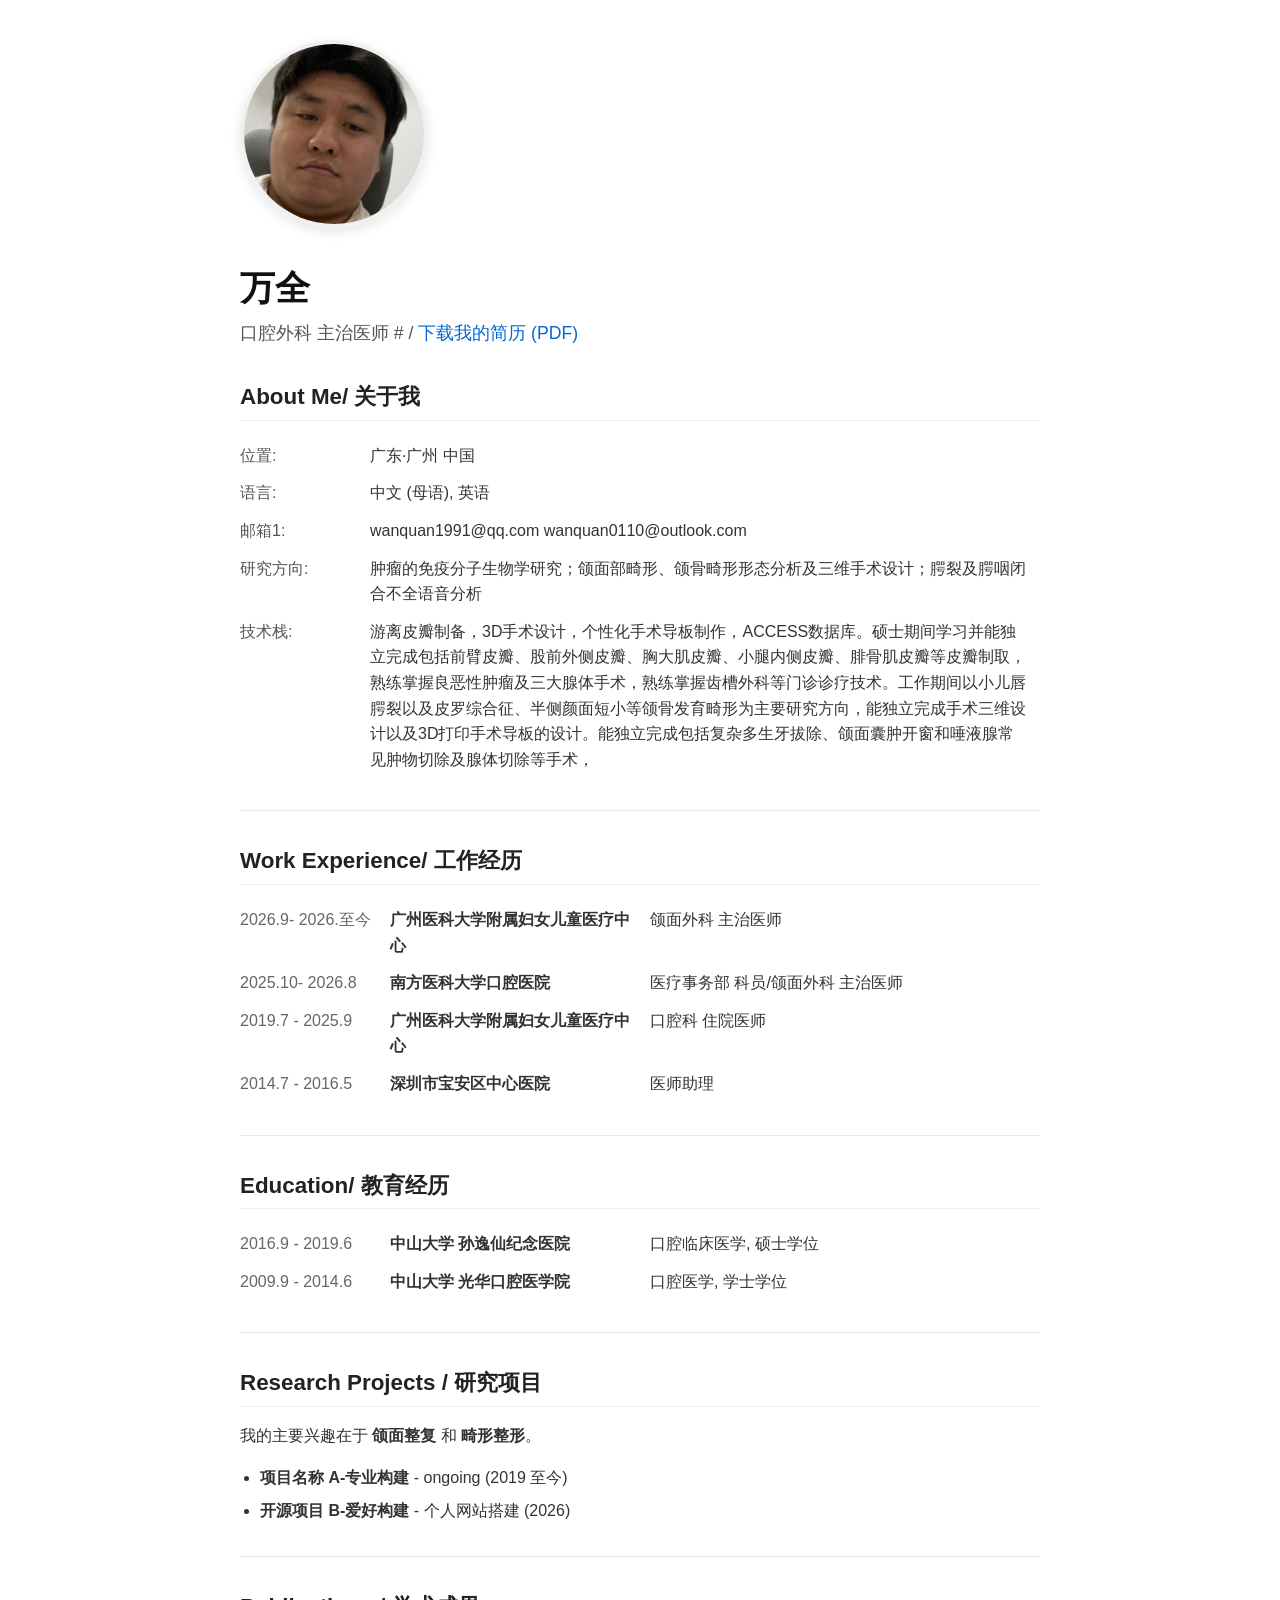
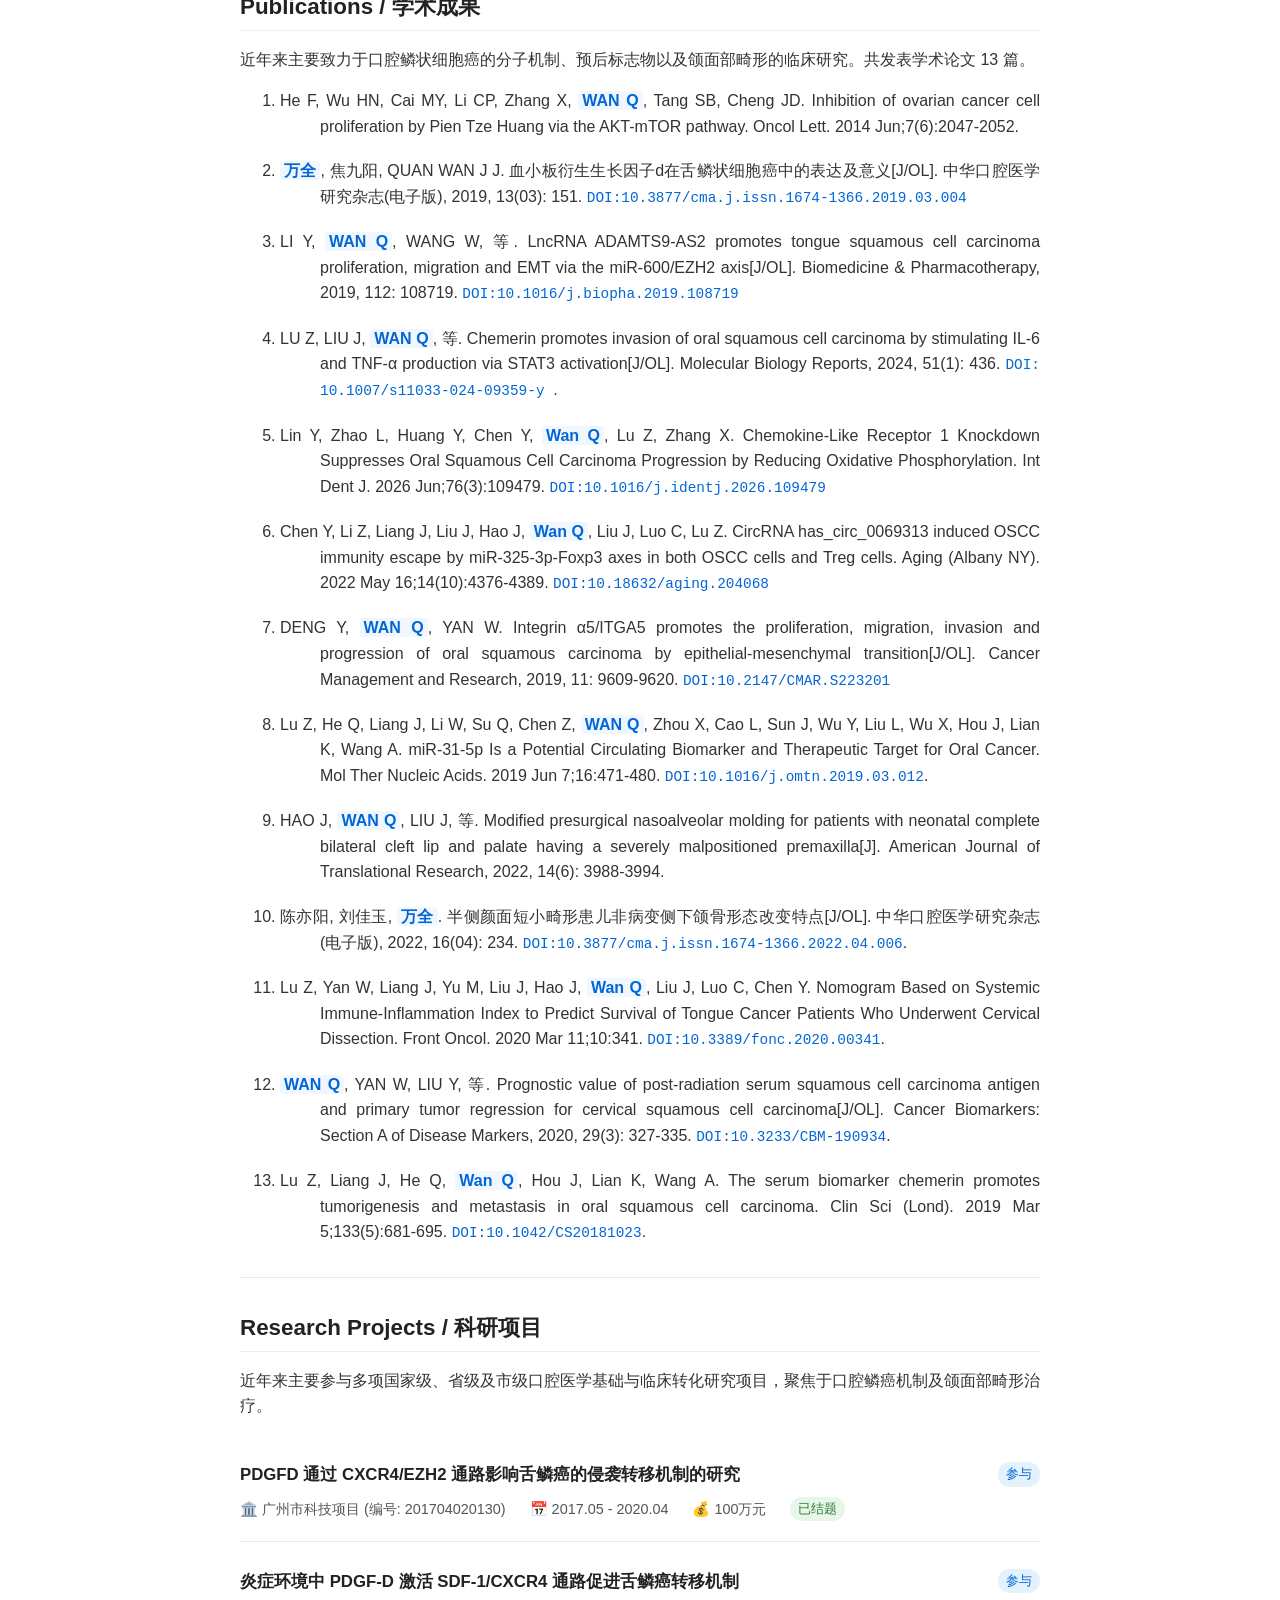
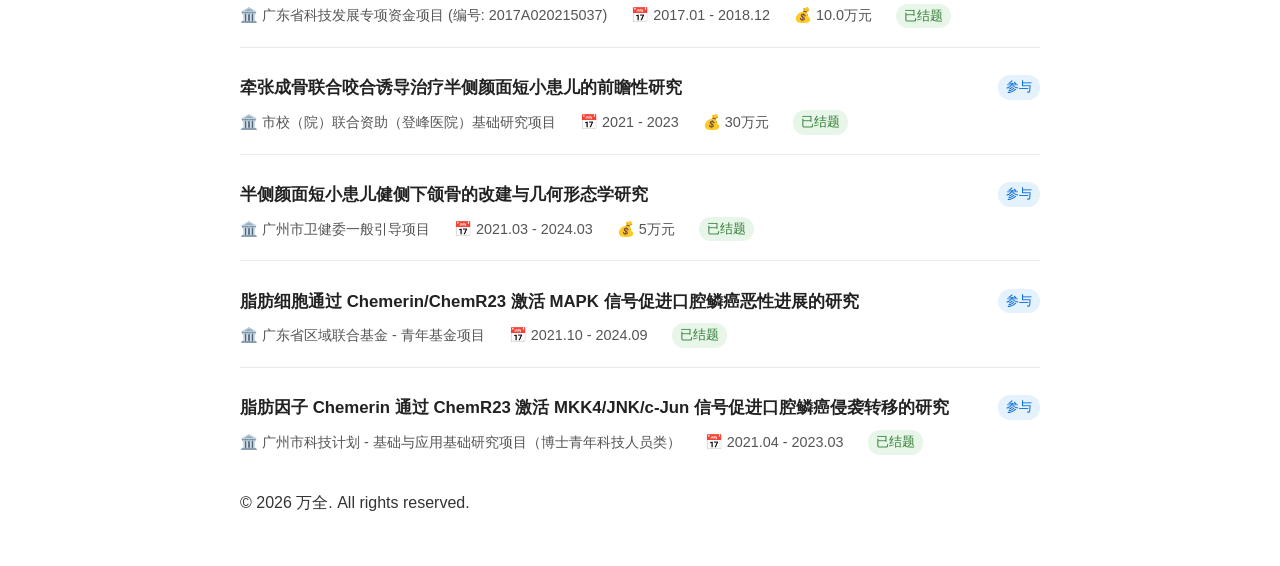
<file: index.html>
<!DOCTYPE html>
<html lang="zh-CN">
<head>
    <meta charset="UTF-8">
    <meta name="viewport" content="width=device-width, initial-scale=1.0">
    <title>万全的主页</title>
    <link rel="stylesheet" href="style.css">
</head>

<body>
    <main class="container">
        <header>
                <!-- 头像区域 -->
            <div class="avatar-container">
                <img src="avatar.jpg" alt="万全" class="avatar">
            </div>
            <h1>万全</h1>
            <p class="subtitle">口腔外科 主治医师 # / <a href="resume.pdf" download>下载我的简历 (PDF)</a></p>
        </header>

        <section id="about">
            <h2>About Me/ 关于我</h2>
            <table class="info-table">
                <tr><th>位置:</th><td>广东·广州 中国</td></tr>
                <tr><th>语言:</th><td>中文 (母语), 英语</td></tr>
                <tr><th>邮箱1:</th><td>wanquan1991@qq.com wanquan0110@outlook.com </td></tr>
                <tr><th>研究方向:</th><td>肿瘤的免疫分子生物学研究；颌面部畸形、颌骨畸形形态分析及三维手术设计；腭裂及腭咽闭合不全语音分析</td></tr>
                <tr><th>技术栈:</th><td>游离皮瓣制备，3D手术设计，个性化手术导板制作，ACCESS数据库。硕士期间学习并能独立完成包括前臂皮瓣、股前外侧皮瓣、胸大肌皮瓣、小腿内侧皮瓣、腓骨肌皮瓣等皮瓣制取，熟练掌握良恶性肿瘤及三大腺体手术，熟练掌握齿槽外科等门诊诊疗技术。工作期间以小儿唇腭裂以及皮罗综合征、半侧颜面短小等颌骨发育畸形为主要研究方向，能独立完成手术三维设计以及3D打印手术导板的设计。能独立完成包括复杂多生牙拔除、颌面囊肿开窗和唾液腺常见肿物切除及腺体切除等手术，</td></tr>
            </table>
        </section>

        <hr>

        <section id="experience">
            <h2>Work Experience/ 工作经历</h2>
            <table class="info-table">
                 <tr>
                    <td class="year">2026.9- 2026.至今</td>
                    <td class="company"><strong>广州医科大学附属妇女儿童医疗中心</strong></td>
                    <td class="role">颌面外科 主治医师</td>
                </tr>
                <tr>
                    <td class="year">2025.10- 2026.8</td>
                    <td class="company"><strong>南方医科大学口腔医院</strong></td>
                    <td class="role">医疗事务部 科员/颌面外科 主治医师</td>
                </tr>
                <tr>
                    <td class="year">2019.7 - 2025.9</td>
                    <td class="company"><strong>广州医科大学附属妇女儿童医疗中心</strong></td>
                    <td class="role">口腔科 住院医师</td>
                </tr>
                <tr>
                    <td class="year">2014.7 - 2016.5</td>
                    <td class="company"><strong>深圳市宝安区中心医院</strong></td>
                    <td class="role">医师助理</td>
                </tr>
            </table>
        </section>

        <hr>

        <section id="education">
            <h2>Education/ 教育经历</h2>
            <table class="info-table">
                <tr>
                    <td class="year">2016.9 - 2019.6</td>
                    <td class="company"><strong>中山大学 孙逸仙纪念医院</strong></td>
                    <td class="role">口腔临床医学, 硕士学位</td>
                </tr>
                <tr>
                    <td class="year">2009.9 - 2014.6</td>
                    <td class="company"><strong>中山大学 光华口腔医学院</strong></td>
                    <td class="role">口腔医学, 学士学位</td>
                </tr>
            </table>
        </section>

        <hr>

        <section id="research">
            <h2>Research Projects / 研究项目</h2>
            <p>我的主要兴趣在于 <strong>颌面整复</strong> 和 <strong>畸形整形</strong>。</p>
            <ul>
                <li><strong>项目名称 A-专业构建</strong> - ongoing (2019 至今)</li>
                <li><strong>开源项目 B-爱好构建</strong> - 个人网站搭建 (2026)</li>
            </ul>
        </section>

        
        <hr>

        
        <section id="publications">
            <h2>Publications / 学术成果</h2>
            <p>近年来主要致力于口腔鳞状细胞癌的分子机制、预后标志物以及颌面部畸形的临床研究。共发表学术论文 13 篇。</p>
            
            <ol class="publication-list">
                <li>
                    He F, Wu HN, Cai MY, Li CP, Zhang X, <span class="my-name">WAN Q</span>, Tang SB, Cheng JD. Inhibition of ovarian cancer cell proliferation by Pien Tze Huang via the AKT-mTOR pathway. Oncol Lett. 2014 Jun;7(6):2047-2052.
                </li>
                <li>
                    <span class="my-name">万全</span>, 焦九阳, QUAN WAN J J. 血小板衍生生长因子d在舌鳞状细胞癌中的表达及意义[J/OL]. 中华口腔医学研究杂志(电子版), 2019, 13(03): 151. 
                    <a class="doi-link" href="https://doi.org/10.3877/cma.j.issn.1674-1366.2019.03.004" target="_blank">DOI:10.3877/cma.j.issn.1674-1366.2019.03.004</a>
                </li>
                <li>
                    LI Y, <span class="my-name">WAN Q</span>, WANG W, 等. LncRNA ADAMTS9-AS2 promotes tongue squamous cell carcinoma proliferation, migration and EMT via the miR-600/EZH2 axis[J/OL]. Biomedicine & Pharmacotherapy, 2019, 112: 108719. 
                    <a class="doi-link" href="https://doi.org/10.1016/j.biopha.2019.108719" target="_blank">DOI:10.1016/j.biopha.2019.108719</a>
                </li>
                <li>
                    LU Z, LIU J, <span class="my-name">WAN Q</span>, 等. Chemerin promotes invasion of oral squamous cell carcinoma by stimulating IL-6 and TNF-α production via STAT3 activation[J/OL]. Molecular Biology Reports, 2024, 51(1): 436. 
                    <a class="doi-link" href="https://doi.org/10.1007/s11033-024-09359-y " target="_blank">DOI:10.1007/s11033-024-09359-y  </a>.
                </li>
                <li>
                    Lin Y, Zhao L, Huang Y, Chen Y, <span class="my-name">Wan Q</span>, Lu Z, Zhang X. Chemokine-Like Receptor 1 Knockdown Suppresses Oral Squamous Cell Carcinoma Progression by Reducing Oxidative Phosphorylation. Int Dent J. 2026 Jun;76(3):109479.
                    <a class="doi-link" href="https://doi.org/10.1016/j.identj.2026.109479" target="_blank">DOI:10.1016/j.identj.2026.109479</a>
                </li>
                <li>
                    Chen Y, Li Z, Liang J, Liu J, Hao J, <span class="my-name">Wan Q</span>, Liu J, Luo C, Lu Z. CircRNA has_circ_0069313 induced OSCC immunity escape by miR-325-3p-Foxp3 axes in both OSCC cells and Treg cells. Aging (Albany NY). 2022 May 16;14(10):4376-4389.
                    <a class="doi-link" href="https://doi.org/10.18632/aging.204068 " target="_blank">DOI:10.18632/aging.204068 </a>
                </li>
                <li>
                    DENG Y, <span class="my-name">WAN Q</span>, YAN W. Integrin α5/ITGA5 promotes the proliferation, migration, invasion and progression of oral squamous carcinoma by epithelial-mesenchymal transition[J/OL]. Cancer Management and Research, 2019, 11: 9609-9620. 
                    <a class="doi-link" href="https://doi.org/10.2147/CMAR.S223201   " target="_blank">DOI:10.2147/CMAR.S223201 </a>
                </li>
                <li>
                    Lu Z, He Q, Liang J, Li W, Su Q, Chen Z,  <span class="my-name">WAN Q</span>, Zhou X, Cao L, Sun J, Wu Y, Liu L, Wu X, Hou J, Lian K, Wang A. miR-31-5p Is a Potential Circulating Biomarker and Therapeutic Target for Oral Cancer. Mol Ther Nucleic Acids. 2019 Jun 7;16:471-480. 
                    <a class="doi-link" href="https://doi.org/10.1016/j.omtn.2019.03.012" target="_blank">DOI:10.1016/j.omtn.2019.03.012</a>.
                </li>
                <li>
                    HAO J, <span class="my-name">WAN Q</span>, LIU J, 等. Modified presurgical nasoalveolar molding for patients with neonatal complete bilateral cleft lip and palate having a severely malpositioned premaxilla[J]. American Journal of Translational Research, 2022, 14(6): 3988-3994.
                </li>
                 <li>
                    陈亦阳, 刘佳玉, <span class="my-name">万全</span>. 半侧颜面短小畸形患儿非病变侧下颌骨形态改变特点[J/OL]. 中华口腔医学研究杂志(电子版), 2022, 16(04): 234. 
                    <a class="doi-link" href="https://doi.org/10.3877/cma.j.issn.1674-1366.2022.04.006" target="_blank">DOI:10.3877/cma.j.issn.1674-1366.2022.04.006</a>.
                </li>
                 <li>
                    Lu Z, Yan W, Liang J, Yu M, Liu J, Hao J, <span class="my-name">Wan Q</span>, Liu J, Luo C, Chen Y. Nomogram Based on Systemic Immune-Inflammation Index to Predict Survival of Tongue Cancer Patients Who Underwent Cervical Dissection. Front Oncol. 2020 Mar 11;10:341. 
                    <a class="doi-link" href="https://doi.org/10.3389/fonc.2020.00341" target="_blank">DOI:10.3389/fonc.2020.00341</a>.
                </li>
                <li>
                    <span class="my-name">WAN Q</span>, YAN W, LIU Y, 等. Prognostic value of post-radiation serum squamous cell carcinoma antigen and primary tumor regression for cervical squamous cell carcinoma[J/OL]. Cancer Biomarkers: Section A of Disease Markers, 2020, 29(3): 327-335. 
                    <a class="doi-link" href="https://doi.org/10.3233/CBM-190934" target="_blank">DOI:10.3233/CBM-190934</a>.
                </li>
                <li>
                    Lu Z, Liang J, He Q, <span class="my-name">Wan Q</span>, Hou J, Lian K, Wang A. The serum biomarker chemerin promotes tumorigenesis and metastasis in oral squamous cell carcinoma. Clin Sci (Lond). 2019 Mar 5;133(5):681-695.
                    <a class="doi-link" href="https://doi.org/10.1042/CS20181023" target="_blank">DOI:10.1042/CS20181023</a>.
                </li>
            </ol>
        </section>

        <hr>
        
        <section id="research-projects">
            <h2>Research Projects / 科研项目</h2>
            <p>近年来主要参与多项国家级、省级及市级口腔医学基础与临床转化研究项目，聚焦于口腔鳞癌机制及颌面部畸形治疗。</p>
            
            <ul class="project-list">
                <!-- 项目 1 -->
                <li class="project-item">
                    <div class="project-header">
                        <span class="project-title">PDGFD 通过 CXCR4/EZH2 通路影响舌鳞癌的侵袭转移机制的研究</span>
                        <span class="badge badge-role">参与</span>
                    </div>
                    <div class="project-meta">
                        <span class="meta-item">🏛️ 广州市科技项目 (编号: 201704020130)</span>
                        <span class="meta-item">📅 2017.05 - 2020.04</span>
                        <span class="meta-item">💰 100万元</span>
                        <span class="badge badge-status">已结题</span>
                    </div>
                </li>
        
                <!-- 项目 2 -->
                <li class="project-item">
                    <div class="project-header">
                        <span class="project-title">炎症环境中 PDGF-D 激活 SDF-1/CXCR4 通路促进舌鳞癌转移机制</span>
                        <span class="badge badge-role">参与</span>
                    </div>
                    <div class="project-meta">
                        <span class="meta-item">🏛️ 广东省科技发展专项资金项目 (编号: 2017A020215037)</span>
                        <span class="meta-item">📅 2017.01 - 2018.12</span>
                        <span class="meta-item">💰 10.0万元</span>
                        <span class="badge badge-status">已结题</span>
                    </div>
                </li>
        
                <!-- 项目 3 -->
                <li class="project-item">
                    <div class="project-header">
                        <span class="project-title">牵张成骨联合咬合诱导治疗半侧颜面短小患儿的前瞻性研究</span>
                        <span class="badge badge-role">参与</span>
                    </div>
                    <div class="project-meta">
                        <span class="meta-item">🏛️ 市校（院）联合资助（登峰医院）基础研究项目</span>
                        <span class="meta-item">📅 2021 - 2023</span>
                        <span class="meta-item">💰 30万元</span>
                        <span class="badge badge-status">已结题</span>
                    </div>
                </li>
        
                <!-- 项目 4 -->
                <li class="project-item">
                    <div class="project-header">
                        <span class="project-title">半侧颜面短小患儿健侧下颌骨的改建与几何形态学研究</span>
                        <span class="badge badge-role">参与</span>
                    </div>
                    <div class="project-meta">
                        <span class="meta-item">🏛️ 广州市卫健委一般引导项目</span>
                        <span class="meta-item">📅 2021.03 - 2024.03</span>
                        <span class="meta-item">💰 5万元</span>
                        <span class="badge badge-status">已结题</span>
                    </div>
                </li>
        
                <!-- 项目 5 (原文本未提供金额，已做兼容处理) -->
                <li class="project-item">
                    <div class="project-header">
                        <span class="project-title">脂肪细胞通过 Chemerin/ChemR23 激活 MAPK 信号促进口腔鳞癌恶性进展的研究</span>
                        <span class="badge badge-role">参与</span>
                    </div>
                    <div class="project-meta">
                        <span class="meta-item">🏛️ 广东省区域联合基金 - 青年基金项目</span>
                        <span class="meta-item">📅 2021.10 - 2024.09</span>
                        <span class="badge badge-status">已结题</span>
                    </div>
                </li>
        
                <!-- 项目 6 (原文本未提供金额，已做兼容处理) -->
                <li class="project-item">
                    <div class="project-header">
                        <span class="project-title">脂肪因子 Chemerin 通过 ChemR23 激活 MKK4/JNK/c-Jun 信号促进口腔鳞癌侵袭转移的研究</span>
                        <span class="badge badge-role">参与</span>
                    </div>
                    <div class="project-meta">
                        <span class="meta-item">🏛️ 广州市科技计划 - 基础与应用基础研究项目（博士青年科技人员类）</span>
                        <span class="meta-item">📅 2021.04 - 2023.03</span>
                        <span class="badge badge-status">已结题</span>
                    </div>
                </li>
            </ul>
        </section>

        
        <footer>
            <p>&copy; 2026 万全. All rights reserved.</p>
        </footer>
    </main>
</body>
</html>
</file>
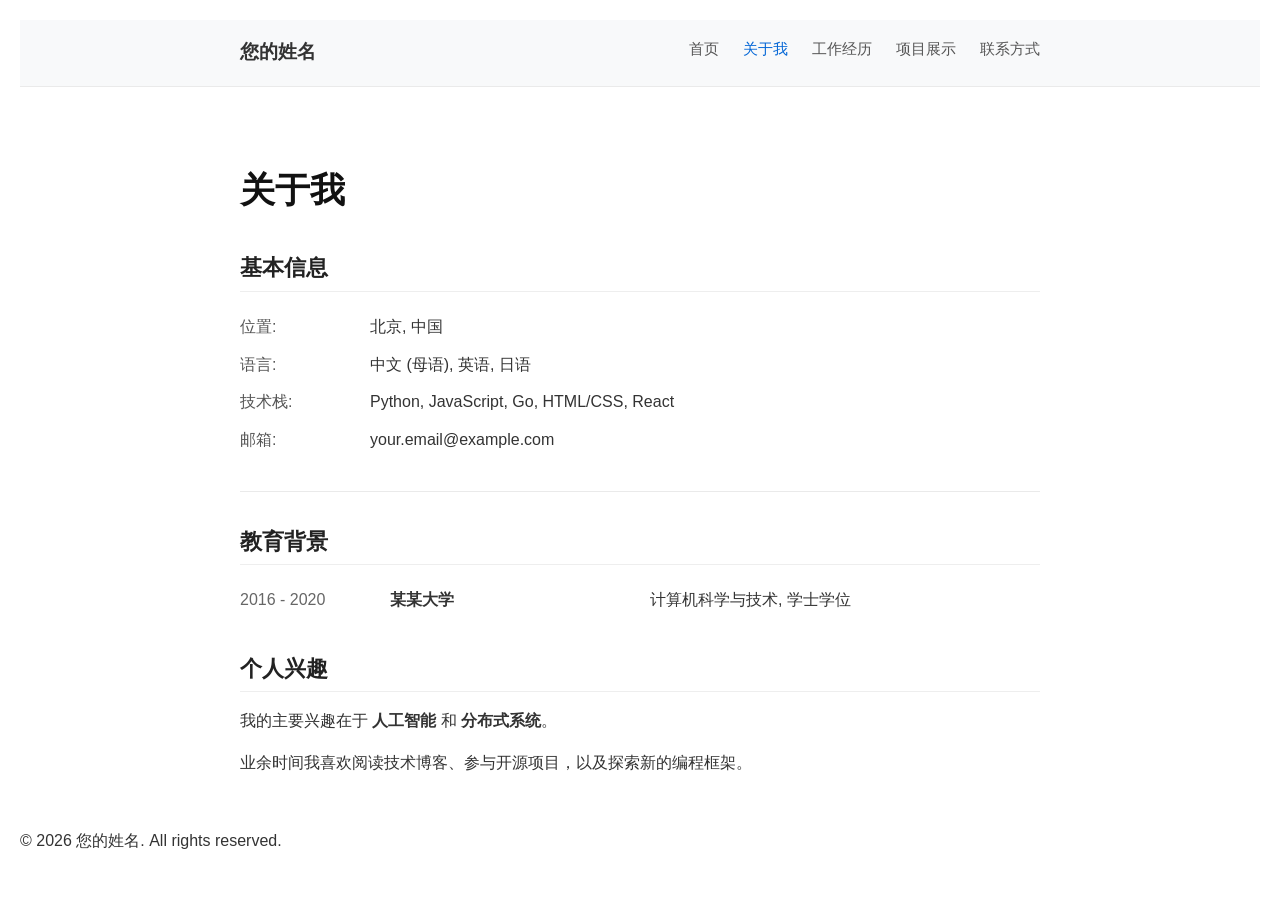
<file: about.html>
<!DOCTYPE html>
<html lang="zh-CN">
<head>
    <meta charset="UTF-8">
    <meta name="viewport" content="width=device-width, initial-scale=1.0">
    <title>关于我 - 我的个人主页</title>
    <link rel="stylesheet" href="style.css">
</head>
<body>
    <!-- 导航栏 -->
    <nav class="navbar">
        <div class="nav-container">
            <a href="index.html" class="nav-brand">您的姓名</a>
            <ul class="nav-links">
                <li><a href="index.html">首页</a></li>
                <li><a href="about.html" class="active">关于我</a></li>
                <li><a href="experience.html">工作经历</a></li>
                <li><a href="projects.html">项目展示</a></li>
                <li><a href="contact.html">联系方式</a></li>
            </ul>
        </div>
    </nav>

    <!-- 关于我内容 -->
    <main class="container">
        <h1>关于我</h1>

        <section id="about">
            <h2>基本信息</h2>
            <table class="info-table">
                <tr><th>位置:</th><td>北京, 中国</td></tr>
                <tr><th>语言:</th><td>中文 (母语), 英语, 日语</td></tr>
                <tr><th>技术栈:</th><td>Python, JavaScript, Go, HTML/CSS, React</td></tr>
                <tr><th>邮箱:</th><td>your.email@example.com</td></tr>
            </table>
        </section>

        <hr>

        <section id="education">
            <h2>教育背景</h2>
            <table class="info-table">
                <tr>
                    <td class="year">2016 - 2020</td>
                    <td class="company"><strong>某某大学</strong></td>
                    <td class="role">计算机科学与技术, 学士学位</td>
                </tr>
            </table>
        </section>

        <section>
            <h2>个人兴趣</h2>
            <p>我的主要兴趣在于 <strong>人工智能</strong> 和 <strong>分布式系统</strong>。</p>
            <p>业余时间我喜欢阅读技术博客、参与开源项目，以及探索新的编程框架。</p>
        </section>
    </main>

    <footer>
        <p>&copy; 2026 您的姓名. All rights reserved.</p>
    </footer>
</body>
</html>
</file>
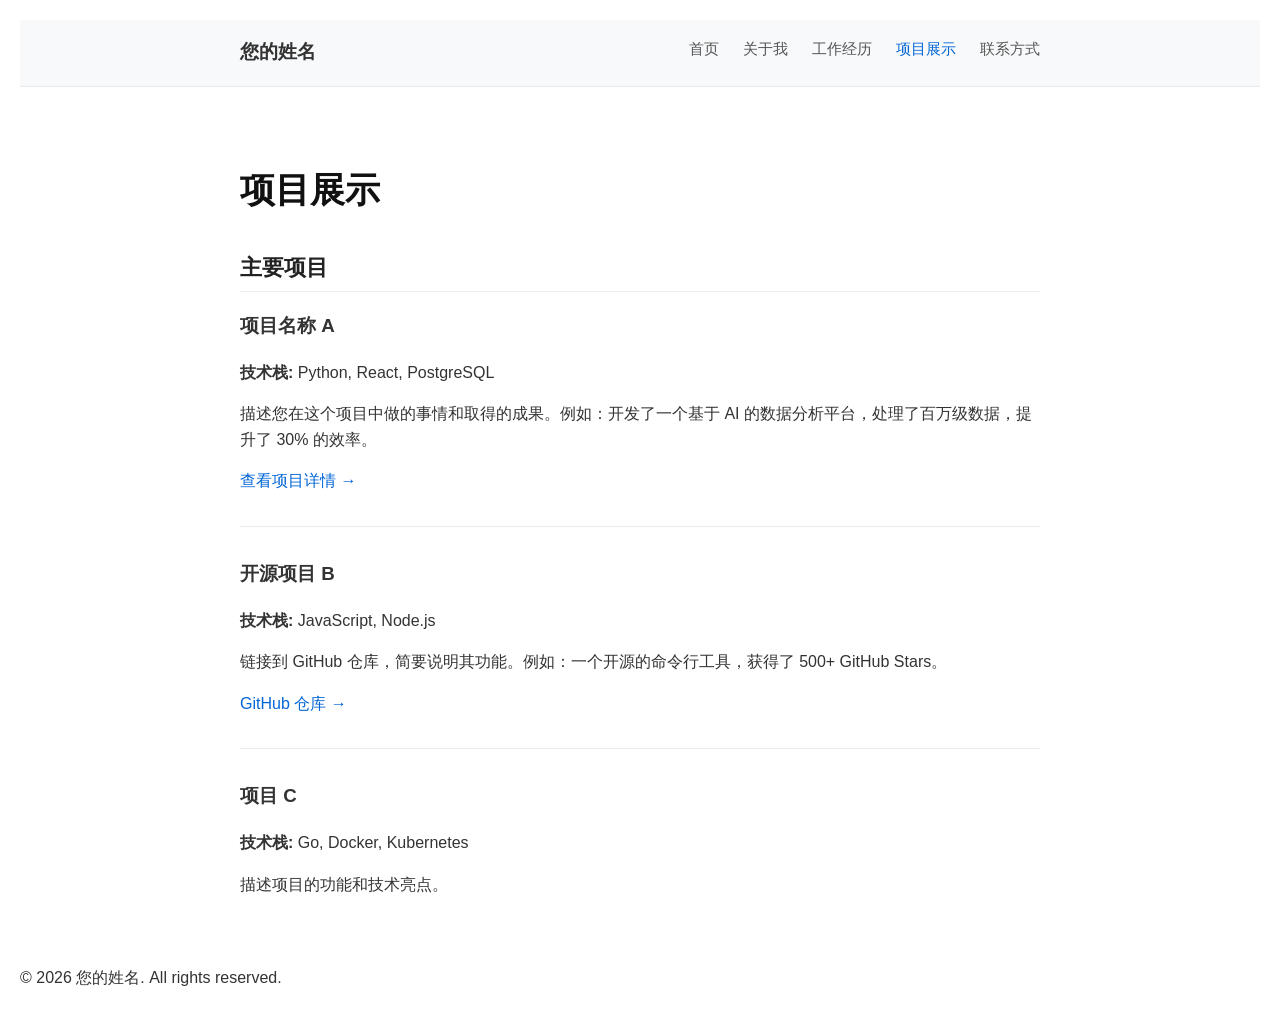
<file: projects.html>
<!DOCTYPE html>
<html lang="zh-CN">
<head>
    <meta charset="UTF-8">
    <meta name="viewport" content="width=device-width, initial-scale=1.0">
    <title>项目展示 - 我的个人主页</title>
    <link rel="stylesheet" href="style.css">
</head>
<body>
    <nav class="navbar">
        <div class="nav-container">
            <a href="index.html" class="nav-brand">您的姓名</a>
            <ul class="nav-links">
                <li><a href="index.html">首页</a></li>
                <li><a href="about.html">关于我</a></li>
                <li><a href="experience.html">工作经历</a></li>
                <li><a href="projects.html" class="active">项目展示</a></li>
                <li><a href="contact.html">联系方式</a></li>
            </ul>
        </div>
    </nav>

    <main class="container">
        <h1>项目展示</h1>

        <section id="research">
            <h2>主要项目</h2>
            
            <article style="margin-bottom: 2rem;">
                <h3>项目名称 A</h3>
                <p><strong>技术栈:</strong> Python, React, PostgreSQL</p>
                <p>描述您在这个项目中做的事情和取得的成果。例如：开发了一个基于 AI 的数据分析平台，处理了百万级数据，提升了 30% 的效率。</p>
                <p><a href="#">查看项目详情 →</a></p>
            </article>

            <hr>

            <article style="margin-bottom: 2rem;">
                <h3>开源项目 B</h3>
                <p><strong>技术栈:</strong> JavaScript, Node.js</p>
                <p>链接到 GitHub 仓库，简要说明其功能。例如：一个开源的命令行工具，获得了 500+ GitHub Stars。</p>
                <p><a href="https://github.com/yourusername/project-b" target="_blank">GitHub 仓库 →</a></p>
            </article>

            <hr>

            <article style="margin-bottom: 2rem;">
                <h3>项目 C</h3>
                <p><strong>技术栈:</strong> Go, Docker, Kubernetes</p>
                <p>描述项目的功能和技术亮点。</p>
            </article>
        </section>
    </main>

    <footer>
        <p>&copy; 2026 您的姓名. All rights reserved.</p>
    </footer>
</body>
</html>
</file>
<file: style.css>
/* 基础重置与字体设置 */
body {
    font-family: -apple-system, BlinkMacSystemFont, "Segoe UI", Roboto, Helvetica, Arial, sans-serif;
    line-height: 1.6;
    color: #333;
    background-color: #fff;
    margin: 0;
    padding: 20px;
}

/* 居中容器，限制最大宽度以保证阅读体验 */
.container {
    max-width: 800px;
    margin: 0 auto;
    padding: 20px 0;
}

/* 标题样式 */
h1 {
    font-size: 2.2rem;
    margin-bottom: 0.2rem;
    color: #111;
}

.subtitle {
    font-size: 1.1rem;
    color: #555;
    margin-top: 0;
    margin-bottom: 2rem;
}

h2 {
    font-size: 1.4rem;
    margin-top: 2rem;
    margin-bottom: 1rem;
    color: #222;
    border-bottom: 1px solid #eee;
    padding-bottom: 0.3rem;
}

/* 表格样式 (用于对齐经历和信息) */
.info-table {
    width: 100%;
    border-collapse: collapse;
    margin-bottom: 1rem;
}

.info-table th, .info-table td {
    text-align: left;
    padding: 6px 10px 6px 0;
    vertical-align: top;
}

.info-table th {
    width: 120px;
    color: #555;
    font-weight: normal;
}

.info-table .year {
    width: 140px;
    color: #666;
    white-space: nowrap;
}

.info-table .company {
    width: 250px;
}

/* 分隔线 */
hr {
    border: 0;
    border-top: 1px solid #eaeaea;
    margin: 2rem 0;
}

/* 列表样式 */
ul {
    padding-left: 20px;
}

li {
    margin-bottom: 0.5rem;
}

/* 链接样式 */
a {
    color: #0366d6;
    text-decoration: none;
}

a:hover {
    text-decoration: underline;
}

/* 移动端适配 */
@media (max-width: 600px) {
    .info-table, .info-table tbody, .info-table tr, .info-table td, .info-table th {
        display: block;
        width: 100%;
    }
    .info-table th {
        margin-top: 10px;
        font-weight: bold;
    }
    .info-table .year {
        margin-top: 15px;
        font-weight: bold;
        color: #333;
    }
}

/* ========== 头像样式 ========== */
.profile-header {
    text-align: center; /* 居中对齐 */
    margin-bottom: 3rem;
}

.avatar-container {
    margin-bottom: 1.5rem;
}

.avatar {
    width: 180px;           /* 头像宽度 */
    height: 180px;          /* 头像高度 */
    border-radius: 50%;     /* 圆形头像 */
    object-fit: cover;      /* 保持比例裁剪，不变形 */
    border: 4px solid #f0f0f0; /* 浅灰色边框 */
    box-shadow: 0 4px 12px rgba(0, 0, 0, 0.1); /* 轻微阴影 */
    transition: transform 0.3s, box-shadow 0.3s;
}

/* 鼠标悬停效果 */
.avatar:hover {
    transform: scale(1.05); /* 轻微放大 */
    box-shadow: 0 8px 24px rgba(0, 0, 0, 0.15); /* 阴影加深 */
}

/* 移动端适配：缩小头像 */
@media (max-width: 600px) {
    .avatar {
        width: 140px;
        height: 140px;
    }
}

/* ========== 导航栏样式 ========== */
.navbar {
    background-color: #f8f9fa;
    border-bottom: 1px solid #eaeaea;
    padding: 1rem 0;
    margin-bottom: 2rem;
    position: sticky;
    top: 0;
    z-index: 100;
}

.nav-container {
    max-width: 800px;
    margin: 0 auto;
    padding: 0 20px;
    display: flex;
    justify-content: space-between;
    align-items: center;
}

.nav-brand {
    font-size: 1.2rem;
    font-weight: bold;
    color: #333;
    text-decoration: none;
}

.nav-links {
    display: flex;
    gap: 1.5rem;
    list-style: none;
    margin: 0;
    padding: 0;
}

.nav-links a {
    color: #555;
    text-decoration: none;
    font-size: 0.95rem;
    transition: color 0.3s;
}

.nav-links a:hover,
.nav-links a.active {
    color: #0366d6;
}

/* 移动端适配 */
@media (max-width: 600px) {
    .nav-container {
        flex-direction: column;
        gap: 1rem;
    }
    
    .nav-links {
        flex-wrap: wrap;
        justify-content: center;
        gap: 1rem;
    }
}
/* ========== 学术成果 (Publications) 专属样式 ========== */
.publication-list {
    list-style-type: decimal;
    padding-left: 2.5rem; /* 为序号留出足够空间 */
    margin-top: 1rem;
}

.publication-list li {
    margin-bottom: 1.2rem;
    text-align: justify; /* 两端对齐，视觉更整齐 */
    line-height: 1.6;
    /* 悬挂缩进：第一行顶格，换行时缩进，这是学术列表的标准排版 */
    text-indent: -2.5rem; 
    padding-left: 2.5rem; 
}

/* 高亮作者本人的名字 */
.publication-list .my-name {
    font-weight: bold;
    color: #0366d6; /* 使用主题蓝色 */
    background-color: #f0f7ff; /* 浅蓝色背景 */
    padding: 1px 4px;
    border-radius: 3px;
}

/* DOI 链接样式 */
.publication-list a.doi-link {
    color: #0366d6;
    text-decoration: none;
    font-family: ui-monospace, SFMono-Regular, Menlo, Monaco, Consolas, monospace; /* 等宽字体 */
    font-size: 0.9em;
    word-break: break-all; /* 防止长 DOI 撑破移动端布局 */
}

.publication-list a.doi-link:hover {
    text-decoration: underline;
}

/* 移动端适配：取消悬挂缩进，改为普通缩进 */
@media (max-width: 600px) {
    .publication-list {
        padding-left: 1.5rem;
    }
    .publication-list li {
        text-indent: 0;
        padding-left: 0;
    }
}


/* ========== 科研项目 (Research Projects) 专属样式 ========== */
.project-list {
    list-style: none;
    padding: 0;
    margin-top: 1.5rem;
}

.project-item {
    padding: 1.2rem 0;
    border-bottom: 1px solid #eaeaea;
}

.project-item:last-child {
    border-bottom: none;
}

/* 项目标题与角色标签行 */
.project-header {
    display: flex;
    justify-content: space-between;
    align-items: flex-start;
    gap: 1rem;
    margin-bottom: 0.6rem;
}

.project-title {
    font-size: 1.05rem;
    font-weight: 600;
    color: #222;
    line-height: 1.5;
}

/* 标签通用样式 */
.badge {
    display: inline-block;
    padding: 2px 8px;
    border-radius: 12px;
    font-size: 0.8rem;
    font-weight: 500;
    white-space: nowrap;
    flex-shrink: 0; /* 防止标签被挤压换行 */
}

.badge-role {
    background-color: #e3f2fd;
    color: #0366d6;
}

.badge-status {
    background-color: #e8f5e9;
    color: #2e7d32;
}

/* 项目元数据行 (来源、时间、金额) */
.project-meta {
    display: flex;
    flex-wrap: wrap;
    gap: 1rem 1.5rem; /* 行间距 1rem, 列间距 1.5rem */
    font-size: 0.9rem;
    color: #555;
}

.meta-item {
    display: flex;
    align-items: center;
    gap: 0.3rem;
}

/* 移动端适配：垂直堆叠 */
@media (max-width: 600px) {
    .project-header {
        flex-direction: column;
        gap: 0.5rem;
    }
    
    .project-meta {
        flex-direction: column;
        gap: 0.4rem;
    }
}
</file>
